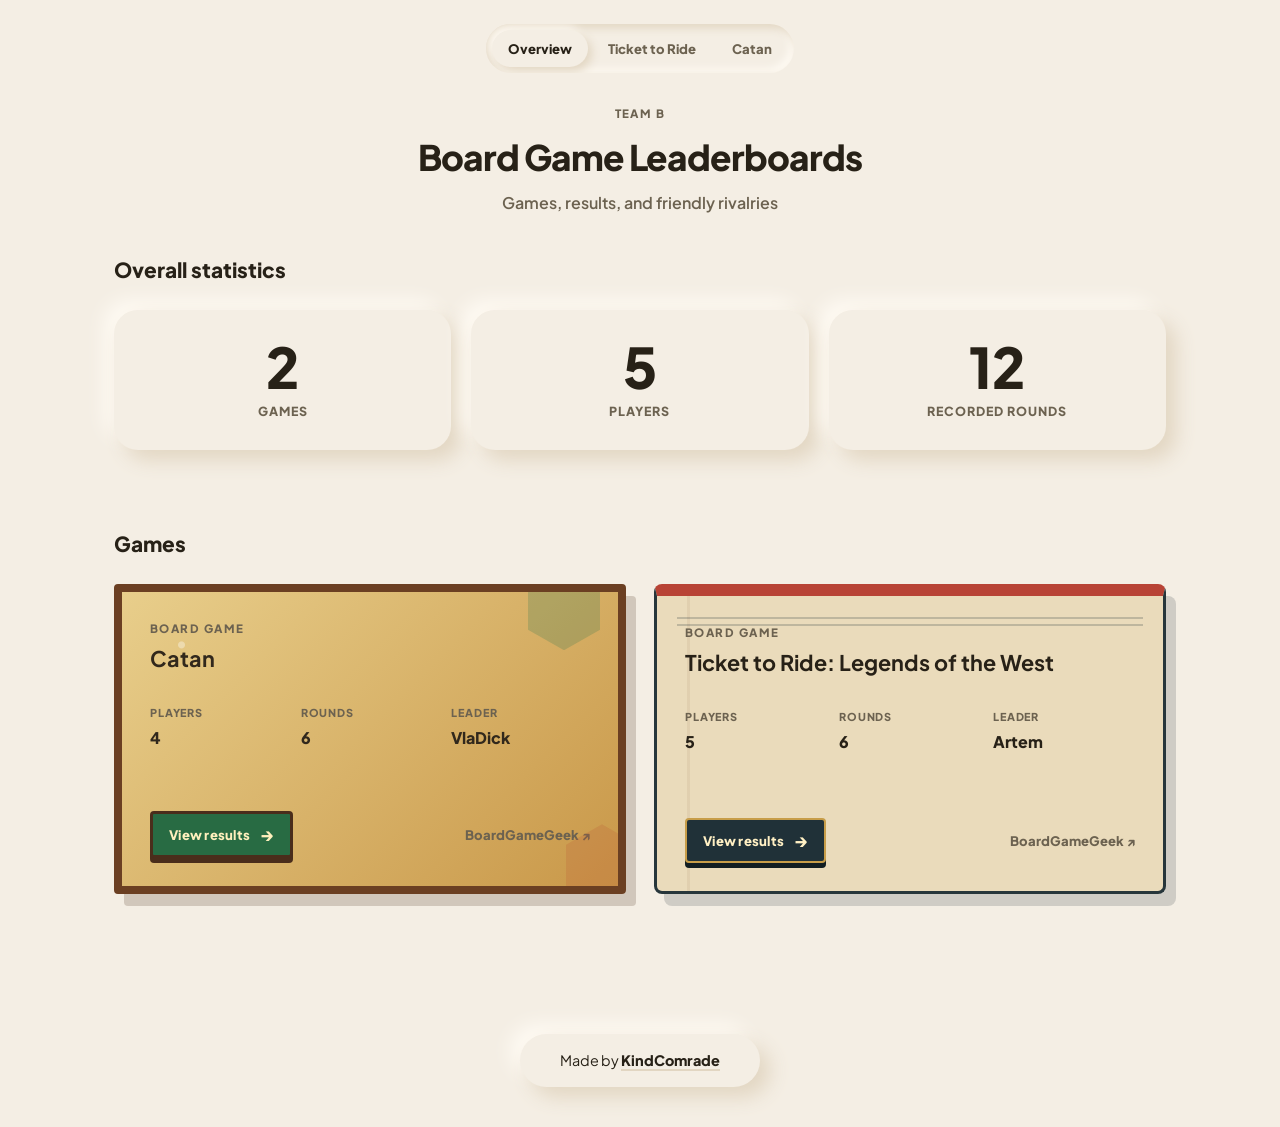
<file: index.html>
<!doctype html>
<html lang="en">
<head>
    <meta charset="UTF-8" />
    <meta name="viewport" content="width=device-width, initial-scale=1" />
    <title>Team B Board Games</title>
    <link rel="icon" href="./resources/icons/favicon-32.png" type="image/png" sizes="32x32">
    <link rel="stylesheet" href="./styles.css" />
</head>
<body>
    <header class="app-header">
        <nav class="site-nav" aria-label="Main navigation">
            <a class="active" href="./index.html">Overview</a>
            <a href="./ticket-to-ride.html">Ticket to Ride</a>
            <a href="./catan.html">Catan</a>
        </nav>
        <div class="header-content">
            <p class="eyebrow">Team B</p>
            <h1>Board Game Leaderboards</h1>
            <p class="header-subtitle">Games, results, and friendly rivalries</p>
        </div>
    </header>
    <main class="container">
        <section>
            <h2 class="section-title">Overall statistics</h2>
            <div id="overviewStats" class="stats-grid"></div>
        </section>
        <section>
            <h2 class="section-title">Games</h2>
            <div id="gamesGrid" class="games-grid"></div>
        </section>
    </main>
    <footer class="footer"><div class="footer-inner">Made by <a href="https://github.com/GrigoryanArtem" target="_blank" rel="noreferrer">KindComrade</a></div></footer>
    <script src="./common.js"></script>
    <script src="./app.js"></script>
</body>
</html>
</file>
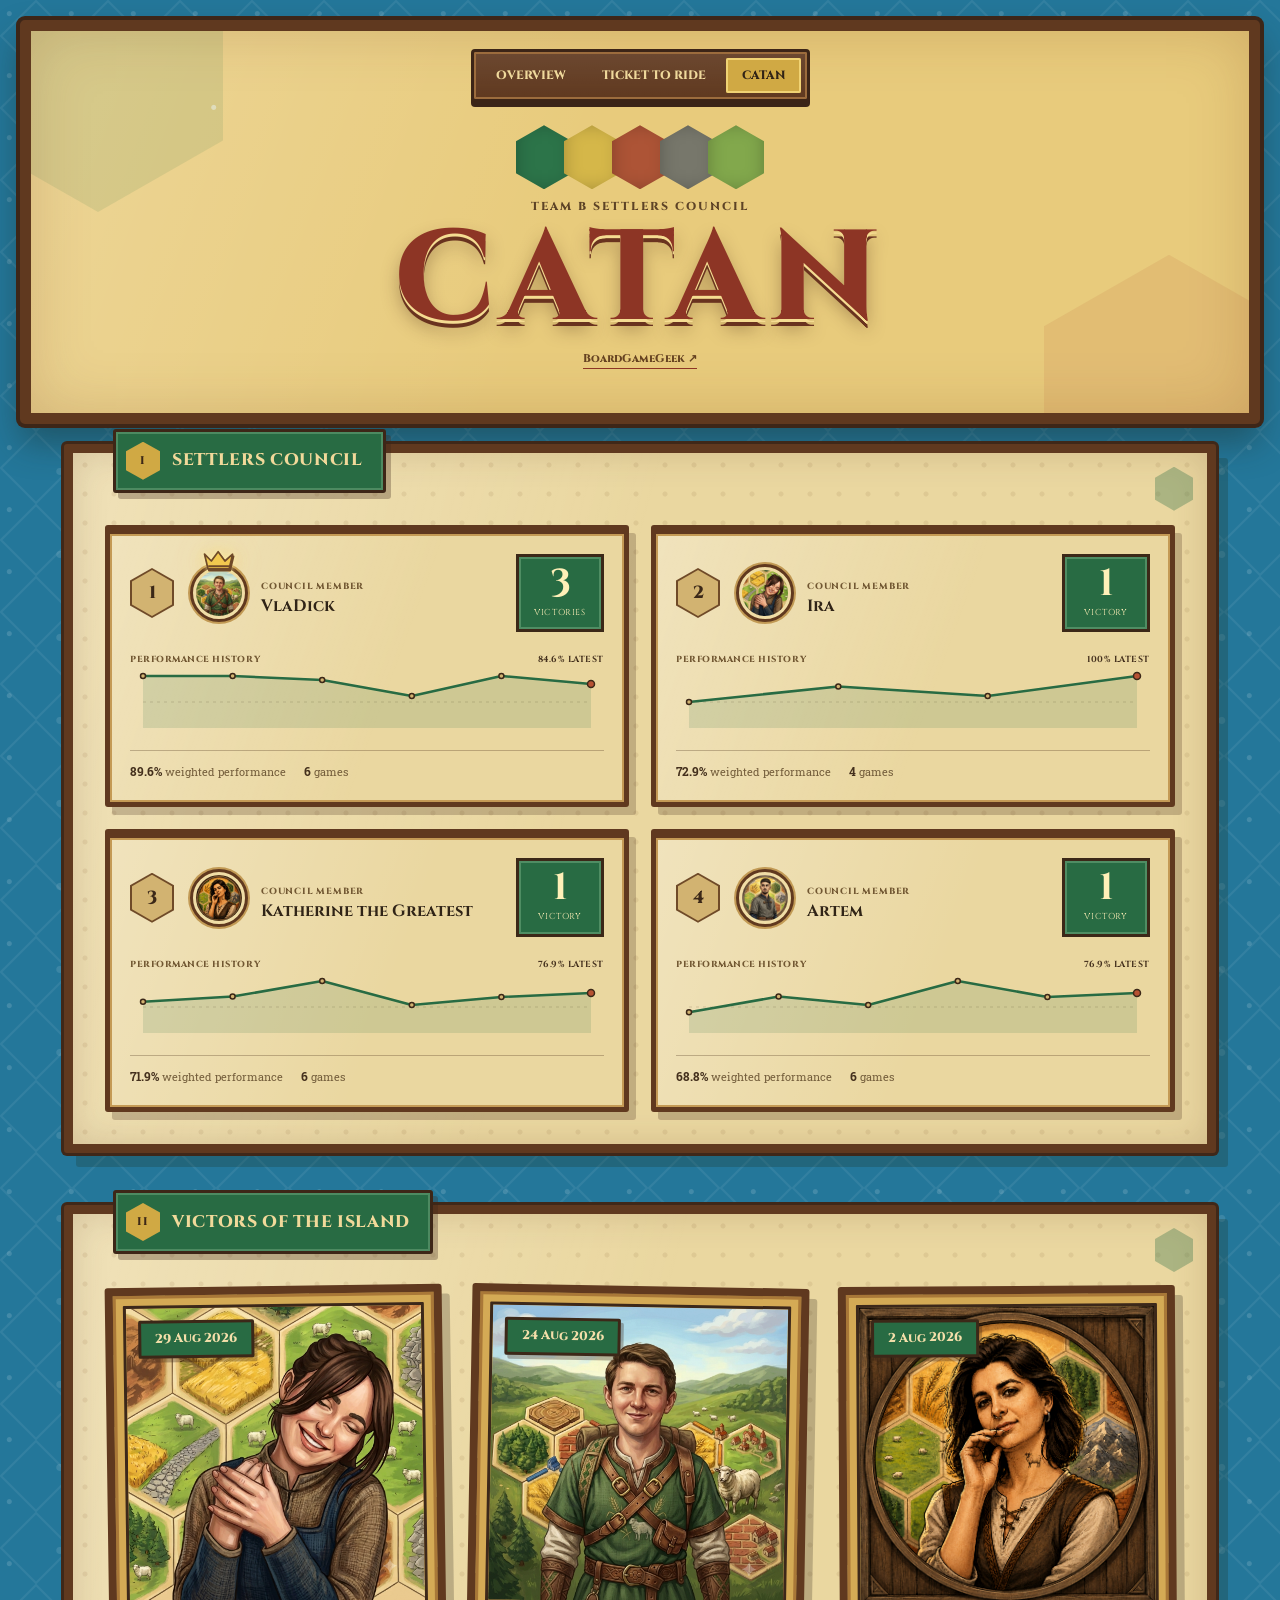
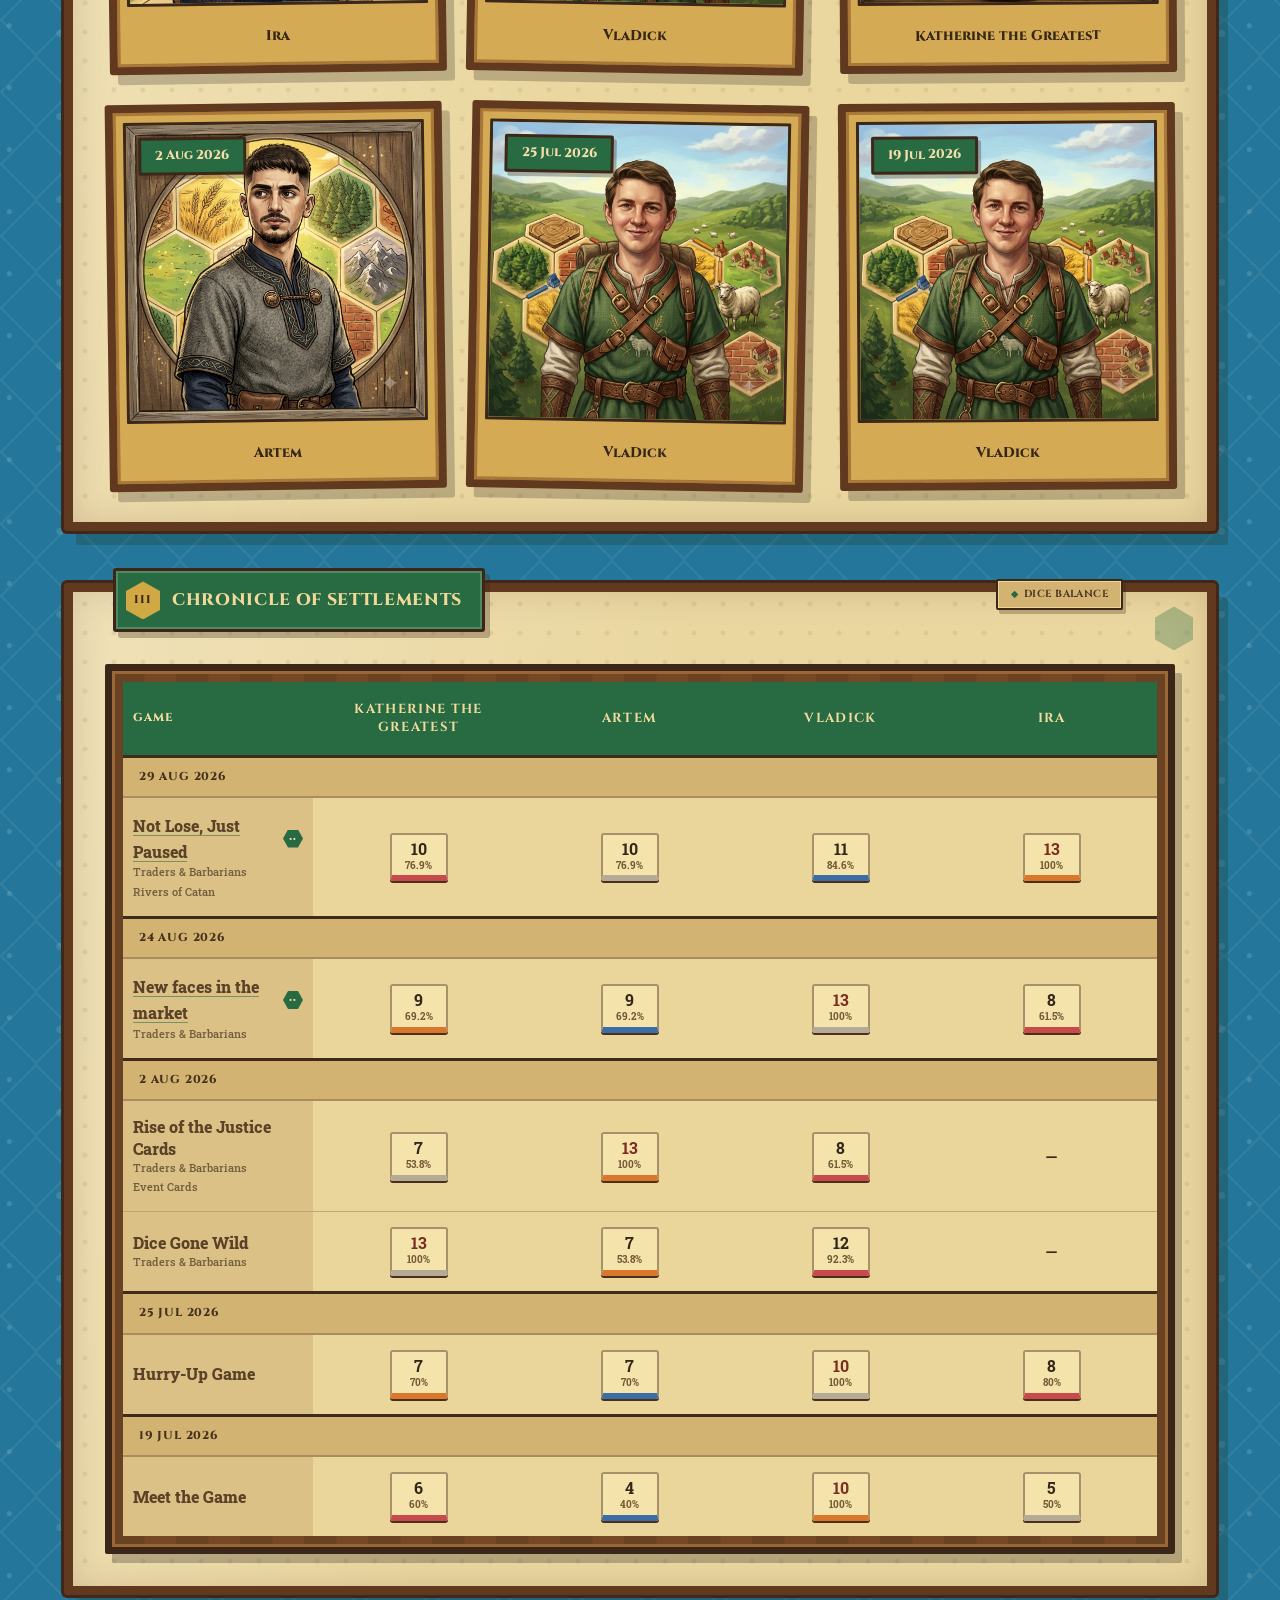
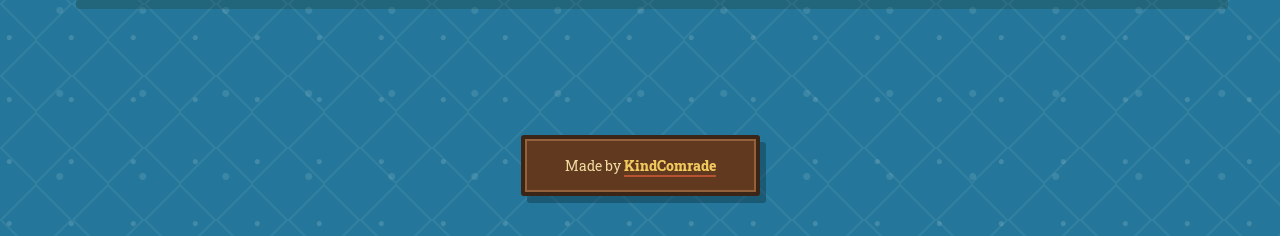
<file: catan.html>
<!doctype html>
<html lang="en">
<head>
    <meta charset="UTF-8" />
    <meta name="viewport" content="width=device-width, initial-scale=1" />
    <title>Catan · Team B</title>
    <link rel="icon" href="./resources/icons/favicon-32.png" type="image/png" sizes="32x32">
    <link rel="stylesheet" href="./styles.css" />
</head>
<body class="game-page catan-theme">
    <header class="app-header game-hero catan-hero">
        <nav class="site-nav" aria-label="Main navigation">
            <a href="./index.html">Overview</a>
            <a href="./ticket-to-ride.html">Ticket to Ride</a>
            <a class="active" href="./catan.html">Catan</a>
        </nav>
        <div class="header-content">
            <div class="catan-tiles" aria-hidden="true">
                <span class="tile-forest"></span><span class="tile-fields"></span><span class="tile-hills"></span><span class="tile-mountains"></span><span class="tile-pasture"></span>
            </div>
            <p class="eyebrow">Team B Settlers Council</p>
            <h1>Catan</h1>
            <a id="gameInfoLink" class="header-link" target="_blank" rel="noreferrer">BoardGameGeek ↗</a>
        </div>
    </header>
    <main class="container">
        <section class="game-section"><h2 class="section-title"><span>I</span> Settlers council</h2><div id="catanStats" class="player-stats-grid"></div></section>
        <section class="game-section"><h2 class="section-title"><span>II</span> Victors of the island</h2><div id="bestList" class="best-grid"></div></section>
        <section class="game-section">
            <div class="catan-chronicle-heading">
                <h2 class="section-title"><span>III</span> Chronicle of settlements</h2>
                <button id="catanDiceSummaryButton" class="catan-dice-summary-button" type="button">Dice balance</button>
            </div>
            <div class="table-container"><table id="catanTable" class="flat-table catan-table"></table></div>
        </section>
    </main>
    <dialog id="catanGameDialog" class="catan-game-dialog" aria-labelledby="catanGameDialogTitle">
        <div class="catan-dialog-panel">
            <header class="catan-dialog-header">
                <div>
                    <p id="catanGameDialogDate" class="catan-dialog-date"></p>
                    <h2 id="catanGameDialogTitle">Game details</h2>
                </div>
                <button class="catan-dialog-close" type="button" aria-label="Close game details">&times;</button>
            </header>
            <div id="catanGameDialogContent"></div>
        </div>
    </dialog>
    <footer class="footer"><div class="footer-inner">Made by <a href="https://github.com/GrigoryanArtem" target="_blank" rel="noreferrer">KindComrade</a></div></footer>
    <script src="./common.js"></script>
    <script src="./catan.js"></script>
</body>
</html>
</file>
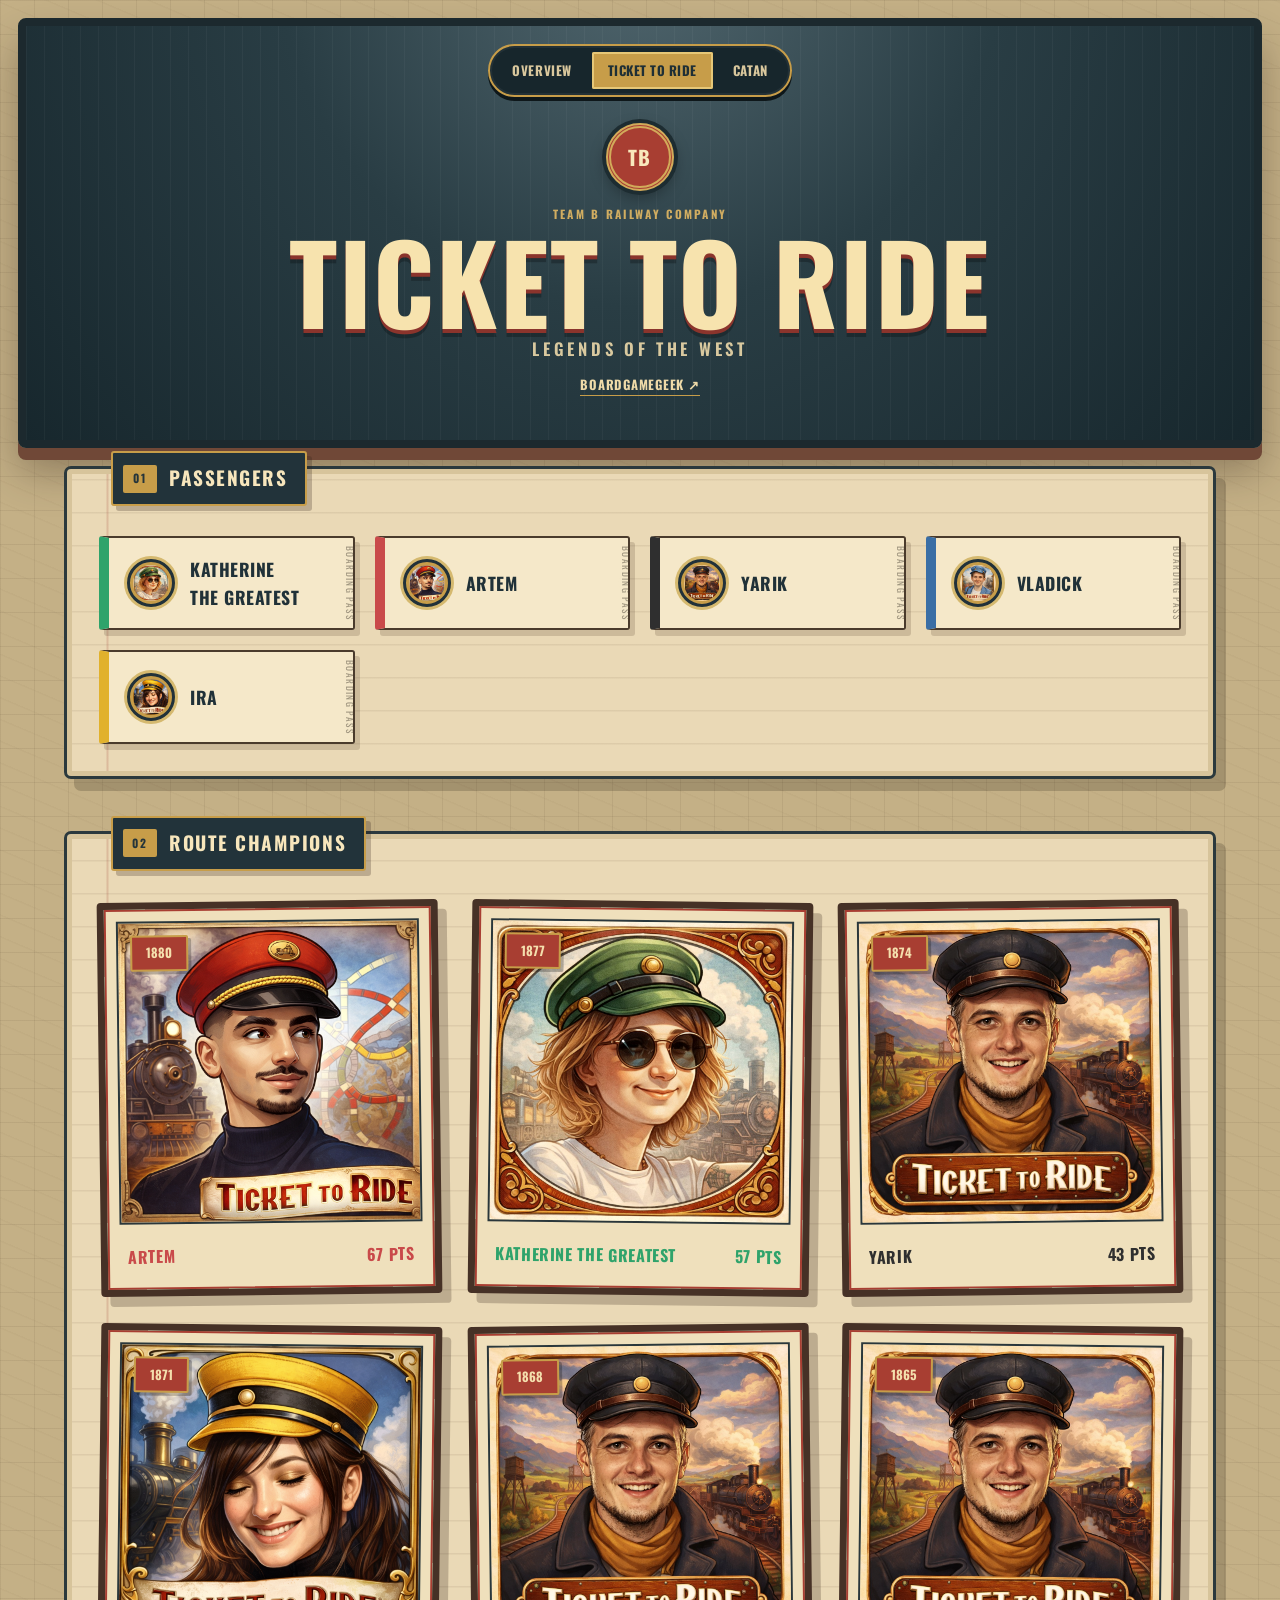
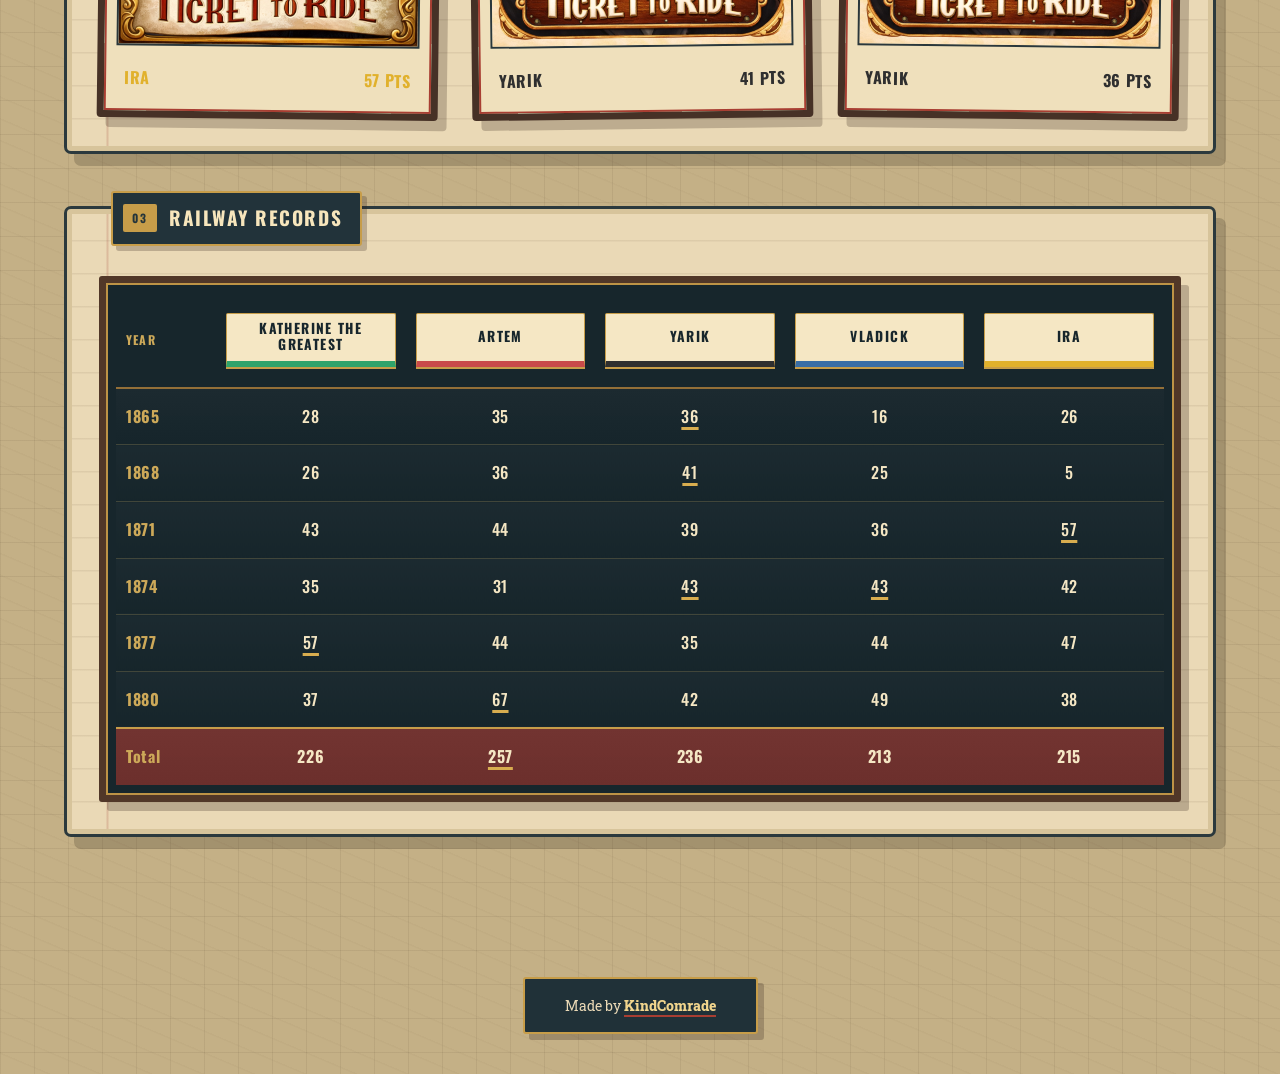
<file: ticket-to-ride.html>
<!doctype html>
<html lang="en">
<head>
    <meta charset="UTF-8" />
    <meta name="viewport" content="width=device-width, initial-scale=1" />
    <title>Ticket to Ride · Team B</title>
    <link rel="icon" href="./resources/icons/favicon-32.png" type="image/png" sizes="32x32">
    <link rel="stylesheet" href="./styles.css" />
</head>
<body class="game-page ticket-theme">
    <header class="app-header game-hero ticket-hero">
        <nav class="site-nav" aria-label="Main navigation">
            <a href="./index.html">Overview</a>
            <a class="active" href="./ticket-to-ride.html">Ticket to Ride</a>
            <a href="./catan.html">Catan</a>
        </nav>
        <div class="header-content">
            <div class="rail-emblem" aria-hidden="true"><span>TB</span></div>
            <p class="eyebrow">Team B Railway Company</p>
            <h1>Ticket to Ride</h1>
            <p class="header-subtitle">Legends of the West</p>
            <a id="gameInfoLink" class="header-link" target="_blank" rel="noreferrer">BoardGameGeek ↗</a>
        </div>
    </header>
    <main class="container">
        <section class="game-section"><h2 class="section-title"><span>01</span> Passengers</h2><div id="playersGrid" class="players-grid"></div></section>
        <section class="game-section"><h2 class="section-title"><span>02</span> Route champions</h2><div id="bestList" class="best-grid"></div></section>
        <section class="game-section">
            <h2 class="section-title"><span>03</span> Railway records</h2>
            <div class="table-container"><table id="leaderboardTable" class="flat-table"></table></div>
        </section>
    </main>
    <footer class="footer"><div class="footer-inner">Made by <a href="https://github.com/GrigoryanArtem" target="_blank" rel="noreferrer">KindComrade</a></div></footer>
    <script src="./common.js"></script>
    <script src="./ticket-to-ride.js"></script>
</body>
</html>
</file>
<file: styles.css>
@import url("https://fonts.googleapis.com/css2?family=Cinzel:wght@600;700;800&family=Oswald:wght@500;600;700&family=Plus+Jakarta+Sans:wght@400;500;600;800&family=Roboto+Slab:wght@400;600;700&display=swap");

:root {
    --bg: oklch(0.95 0.015 80);
    --surface: oklch(0.95 0.015 80);
    --text: oklch(0.25 0.02 80);
    --muted: oklch(0.5 0.03 80);

    --white: oklch(0.99 0.01 80);
    --shadow-dark: oklch(0.88 0.03 80);

    --neo-out: 10px 10px 20px var(--shadow-dark), -10px -10px 20px var(--white);
    --neo-in: inset 4px 4px 8px var(--shadow-dark), inset -4px -4px 8px var(--white);

    --radius: 24px;
    --font: "Plus Jakarta Sans", sans-serif;
}

* {
    box-sizing: border-box;
}

body {
    margin: 0;
    font-family: var(--font);
    background: var(--bg);
    color: var(--text);
    line-height: 1.6;
}

.app-header {
    padding: 50px 24px 20px;
    text-align: center;
}

h1 {
    font-size: 2.2rem;
    font-weight: 800;
    margin: 0;
    letter-spacing: -0.03em;
}

.header-subtitle {
    color: var(--muted);
    font-weight: 600;
    margin-top: 4px;
}

.container {
    max-width: 1100px;
    margin: 0 auto;
    padding: 0 24px 100px;
    display: flex;
    flex-direction: column;
    gap: 60px;
}

.section-title {
    font-size: 1.3rem;
    margin-bottom: 24px;
    font-weight: 800;
}

.players-grid {
    display: grid;
    grid-template-columns: repeat(auto-fill, minmax(220px, 1fr));
    gap: 20px;
}

.player-card {
    background: var(--surface);
    box-shadow: var(--neo-out);
    border-radius: var(--radius);
    padding: 16px;
    display: flex;
    align-items: center;
    gap: 15px;
    /* Return of the color accent */
    border-left: 8px solid var(--accent, var(--text));
}

.avatar {
    width: 48px;
    height: 48px;
    border-radius: 14px;
    box-shadow: var(--neo-in);
    padding: 3px;
    flex-shrink: 0;
}

.avatar img {
    width: 100%;
    height: 100%;
    object-fit: cover;
    border-radius: 11px;
}

.player-name {
    font-weight: 700;
    font-size: 1rem;
    color: var(--text);
}

.best-grid {
    display: grid;
    grid-template-columns: repeat(auto-fill, minmax(280px, 1fr));
    gap: 30px;
}

.best-card {
    background: var(--surface);
    box-shadow: var(--neo-out);
    border-radius: var(--radius);
    padding: 12px;
}

.best-photo {
    position: relative;
    border-radius: calc(var(--radius) - 8px);
    overflow: hidden;
    aspect-ratio: 1;
    box-shadow: var(--neo-in);
}

.best-photo img {
    width: 100%;
    height: 100%;
    object-fit: cover;
}

.best-year {
    position: absolute;
    top: 12px;
    left: 12px;
    background: var(--white);
    padding: 6px 14px;
    border-radius: 50px;
    font-size: 0.8rem;
    font-weight: 800;
    box-shadow: 4px 4px 10px var(--shadow-dark);
}

.best-info {
    padding: 20px 8px 8px;
    display: flex;
    justify-content: space-between;
    font-weight: 800;
}

.table-container {
    background: var(--surface);
    box-shadow: var(--neo-in);
    border-radius: var(--radius);
    padding: 15px;
    overflow-x: auto;
}

.flat-table {
    width: 100%;
    border-collapse: collapse;
    /* Force equal widths */
    table-layout: fixed;
    min-width: 800px;
}

.flat-table th,
.flat-table td {
    padding: 15px 10px;
    text-align: center;
    overflow: hidden;
    text-overflow: ellipsis;
    white-space: nowrap;
}

/* Specific width for the Year/Row Header */
.flat-table th:first-child,
.flat-table td:first-child {
    width: 100px;
    text-align: left;
    color: var(--muted);
    font-weight: 800;
}

.flat-table th {
    font-size: 0.7rem;
    text-transform: uppercase;
    letter-spacing: 0.1em;
    border-bottom: 2px solid var(--shadow-dark);
}

.flat-table td {
    border-bottom: 1px solid var(--shadow-dark);
    font-variant-numeric: tabular-nums;
    font-weight: 500;
}

.flat-table tr:last-child td {
    border-bottom: none;
}

.cell-good {
    font-weight: 800;
    text-decoration: underline;
    text-underline-offset: 4px;
}

.total-row {
    background: oklch(0 0 0 / 0.03);
}

.total-row td {
    font-weight: 900 !important;
    border-top: 2px solid var(--shadow-dark);
}

.footer {
    padding: 40px 24px;
    text-align: center;
}

.footer-inner {
    display: inline-block;
    background: var(--surface);
    box-shadow: var(--neo-out);
    padding: 15px 40px;
    border-radius: 50px;
    font-size: 0.9rem;
}

.footer a {
    color: var(--text);
    font-weight: 800;
    text-decoration: none;
    border-bottom: 2px solid var(--shadow-dark);
}

/* Shared page navigation */
.app-header {
    padding-top: 24px;
}

.header-content {
    padding-top: 32px;
}

.site-nav {
    width: fit-content;
    max-width: 100%;
    margin: 0 auto;
    padding: 6px;
    display: flex;
    gap: 4px;
    overflow-x: auto;
    background: var(--surface);
    border-radius: 50px;
    box-shadow: var(--neo-in);
}

.site-nav a {
    padding: 8px 16px;
    color: var(--muted);
    border-radius: 50px;
    font-size: 0.82rem;
    font-weight: 800;
    text-decoration: none;
    white-space: nowrap;
}

.site-nav a.active {
    color: var(--text);
    background: var(--surface);
    box-shadow: 4px 4px 10px var(--shadow-dark), -4px -4px 10px var(--white);
}

.eyebrow,
.card-kicker {
    margin: 0 0 6px;
    color: var(--muted);
    font-size: 0.72rem;
    font-weight: 800;
    letter-spacing: 0.13em;
    text-transform: uppercase;
}

.header-subtitle {
    margin-bottom: 0;
}

.header-link {
    display: inline-block;
    margin-top: 12px;
    color: var(--text);
    font-size: 0.8rem;
    font-weight: 800;
    text-decoration: none;
    border-bottom: 1px solid var(--muted);
}

/* Overview */
.stats-grid {
    display: grid;
    grid-template-columns: repeat(3, 1fr);
    gap: 20px;
}

.stat-card {
    padding: 28px;
    display: flex;
    flex-direction: column;
    align-items: center;
    background: var(--surface);
    border-radius: var(--radius);
    box-shadow: var(--neo-out);
}

.stat-value {
    font-size: clamp(2rem, 6vw, 3.5rem);
    font-weight: 800;
    line-height: 1;
}

.stat-label {
    margin-top: 8px;
    color: var(--muted);
    font-size: 0.78rem;
    font-weight: 800;
    text-transform: uppercase;
    letter-spacing: 0.08em;
}

.games-grid {
    display: grid;
    grid-template-columns: repeat(2, minmax(0, 1fr));
    gap: 28px;
}

.game-card {
    min-height: 310px;
    padding: 28px;
    display: flex;
    flex-direction: column;
    background: var(--surface);
    border-radius: var(--radius);
    box-shadow: var(--neo-out);
}

.game-card h3,
.player-stat-card h3 {
    margin: 0;
    font-size: 1.35rem;
    line-height: 1.25;
}

.game-card-stats {
    margin: 32px 0;
    display: grid;
    grid-template-columns: repeat(3, 1fr);
    gap: 12px;
}

.game-card-stats div {
    min-width: 0;
}

.game-card-stats dt,
.compact-stats dt {
    color: var(--muted);
    font-size: 0.68rem;
    font-weight: 800;
    text-transform: uppercase;
    letter-spacing: 0.08em;
}

.game-card-stats dd,
.compact-stats dd {
    margin: 4px 0 0;
    font-size: 1rem;
    font-weight: 800;
    overflow: hidden;
    text-overflow: ellipsis;
}

.game-card-actions {
    margin-top: auto;
    display: flex;
    align-items: center;
    justify-content: space-between;
    gap: 16px;
}

.primary-link,
.secondary-link {
    font-size: 0.82rem;
    font-weight: 800;
    text-decoration: none;
}

.primary-link {
    padding: 10px 16px;
    color: var(--text);
    background: var(--surface);
    border-radius: 50px;
    box-shadow: 5px 5px 12px var(--shadow-dark), -5px -5px 12px var(--white);
}

.secondary-link {
    color: var(--muted);
}

/* Catan */
.player-stats-grid {
    display: grid;
    grid-template-columns: repeat(auto-fill, minmax(230px, 1fr));
    gap: 22px;
}

.player-stat-card {
    padding: 20px;
    background: var(--surface);
    border-radius: var(--radius);
    box-shadow: var(--neo-out);
}

.player-stat-head {
    display: flex;
    align-items: center;
    gap: 14px;
}

.player-rank {
    color: var(--muted);
    font-size: 0.72rem;
    font-weight: 800;
}

.compact-stats {
    margin: 22px 0 0;
    padding-top: 16px;
    display: grid;
    grid-template-columns: repeat(4, 1fr);
    gap: 8px;
    border-top: 1px solid var(--shadow-dark);
}

.catan-table th:first-child,
.catan-table td:first-child {
    width: 190px;
}

.catan-table td:first-child {
    white-space: normal;
}

.catan-table thead th:not(:first-child) {
    overflow-wrap: anywhere;
    line-height: 1.3;
    white-space: normal;
}

.game-name,
.table-secondary {
    display: block;
}

.game-name {
    overflow-wrap: anywhere;
    line-height: 1.35;
}

.table-secondary {
    color: var(--muted);
    font-size: 0.68rem;
    font-weight: 500;
}

.table-dlc + .table-dlc {
    margin-top: 2px;
}

.score-with-color {
    display: inline-flex;
    align-items: center;
    justify-content: center;
}

.load-error {
    padding: 24px;
    background: var(--surface);
    border-radius: var(--radius);
    box-shadow: var(--neo-in);
    color: #a33;
    font-weight: 800;
    text-align: center;
}

@media (max-width: 700px) {
    .container {
        padding-inline: 18px;
        gap: 44px;
    }

    .stats-grid,
    .games-grid {
        grid-template-columns: 1fr;
    }

    .game-card {
        min-height: auto;
    }

    .game-card-actions {
        align-items: flex-start;
        flex-direction: column;
    }
}

/* Game previews on the overview page */
.game-card--ticket_to_ride {
    position: relative;
    overflow: hidden;
    border: 3px solid #27363b;
    border-top: 12px solid #b84335;
    background:
        linear-gradient(90deg, transparent 0 6%, rgba(114, 68, 34, 0.08) 6% 6.5%, transparent 6.5%),
        #eadbbb;
    border-radius: 8px;
    box-shadow: 10px 12px 0 rgba(39, 54, 59, 0.18);
}

.game-card--ticket_to_ride::before {
    content: "";
    position: absolute;
    inset: 21px 20px auto;
    height: 5px;
    border-block: 2px solid #27363b;
    opacity: 0.22;
}

.game-card--ticket_to_ride .primary-link {
    color: #fff0c4;
    border: 2px solid #c79d49;
    background: #203138;
    box-shadow: 0 5px 0 #111d21;
}

.game-card--catan {
    position: relative;
    overflow: hidden;
    color: #31281c;
    border: 8px solid #6b3f22;
    background:
        radial-gradient(circle at 12% 18%, rgba(255, 255, 255, 0.35) 0 3px, transparent 4px),
        linear-gradient(135deg, #e8ce8b, #c99849);
    border-radius: 4px;
    box-shadow: 10px 12px 0 rgba(70, 42, 24, 0.2);
}

.game-card--catan::before,
.game-card--catan::after {
    content: "";
    position: absolute;
    width: 72px;
    height: 82px;
    opacity: 0.22;
    background: #28744d;
    clip-path: polygon(50% 0, 100% 25%, 100% 75%, 50% 100%, 0 75%, 0 25%);
}

.game-card--catan::before {
    top: -24px;
    right: 18px;
}

.game-card--catan::after {
    right: -20px;
    bottom: -20px;
    background: #b95632;
}

.game-card--catan .primary-link {
    color: #fff0bd;
    border: 3px solid #4a2d1b;
    background: #286b43;
    box-shadow: 0 5px 0 #4a2d1b;
}

.game-card .primary-link {
    position: relative;
    z-index: 1;
    display: inline-flex;
    align-items: center;
    gap: 10px;
    border-radius: 4px;
    letter-spacing: 0.02em;
}

.game-card .primary-link span {
    font-size: 1.1rem;
    line-height: 1;
}

.game-card .primary-link:hover {
    filter: brightness(1.12);
    transform: translateY(-1px);
}

/* Shared structure for the richly themed game pages */
.game-page {
    min-height: 100vh;
}

.game-page .game-hero {
    position: relative;
    isolation: isolate;
    overflow: hidden;
}

.game-page .header-content,
.game-page .site-nav {
    position: relative;
    z-index: 2;
}

.game-page .container {
    width: 100%;
    max-width: 1200px;
    gap: 52px;
}

.game-page .game-section {
    position: relative;
    min-width: 0;
    padding: 32px;
}

.game-page .section-title {
    display: flex;
    align-items: center;
    gap: 12px;
}

.game-page .section-title span {
    display: inline-grid;
    place-items: center;
    flex: 0 0 auto;
}

/* Ticket to Ride: railway, station signs, tickets, brass, and route maps */
.ticket-theme {
    --rail-ink: #203138;
    --rail-red: #a83e32;
    --rail-gold: #c79d49;
    --rail-paper: #ead9b6;
    --rail-paper-light: #f5e8c9;
    --rail-wood: #563a29;
    --bg: #c8b58f;
    --surface: var(--rail-paper);
    --text: var(--rail-ink);
    --muted: #705f4c;
    --shadow-dark: rgba(52, 37, 25, 0.3);
    --white: #fff3d6;
    --radius: 6px;
    font-family: "Roboto Slab", serif;
    background-color: #c4b086;
    background-image:
        linear-gradient(rgba(58, 45, 31, 0.08) 1px, transparent 1px),
        linear-gradient(90deg, rgba(58, 45, 31, 0.08) 1px, transparent 1px),
        repeating-linear-gradient(23deg, transparent 0 18px, rgba(91, 63, 34, 0.035) 19px 20px);
    background-size: 34px 34px, 34px 34px, auto;
}

.ticket-theme .ticket-hero {
    margin: 18px;
    padding: 18px 24px 44px;
    color: #f9e9bd;
    border: 8px solid #1c292e;
    border-radius: 8px;
    background:
        linear-gradient(90deg, rgba(255, 255, 255, 0.035) 1px, transparent 1px),
        radial-gradient(circle at 50% -20%, #526870 0, #293d44 46%, #17272d 100%);
    background-size: 18px 100%, auto;
    box-shadow: 0 12px 0 #704837, 0 24px 40px rgba(42, 29, 20, 0.35);
}

.ticket-theme .site-nav {
    color: #f9e9bd;
    border: 2px solid #c79d49;
    background: #17262c;
    box-shadow: 0 4px 0 #0e171a, inset 0 0 0 2px rgba(255, 255, 255, 0.05);
}

.ticket-theme .site-nav a {
    color: #d9c79d;
    border-radius: 2px;
    font-family: "Oswald", sans-serif;
    letter-spacing: 0.04em;
    text-transform: uppercase;
}

.ticket-theme .site-nav a.active {
    color: #1f2f35;
    background: #c79d49;
    box-shadow: inset 0 0 0 2px #e6c777;
}

.ticket-theme .header-content {
    padding-top: 26px;
}

.ticket-theme .rail-emblem {
    width: 68px;
    height: 68px;
    margin: 0 auto 14px;
    display: grid;
    place-items: center;
    border: 5px double #d2ab5a;
    border-radius: 50%;
    background: #a83e32;
    box-shadow: 0 0 0 4px #1d2c31, 0 6px 16px rgba(0, 0, 0, 0.35);
}

.ticket-theme .rail-emblem span {
    font-family: "Oswald", sans-serif;
    font-size: 1.25rem;
    font-weight: 700;
    letter-spacing: 0.08em;
}

.ticket-theme h1 {
    color: #f7e3ae;
    font-family: "Oswald", sans-serif;
    font-size: clamp(3.4rem, 9vw, 6.8rem);
    line-height: 0.94;
    letter-spacing: 0.015em;
    text-transform: uppercase;
    text-shadow: 0 4px 0 #8b342c, 0 8px 0 rgba(0, 0, 0, 0.25);
}

.ticket-theme .eyebrow {
    color: #d1ad61;
    font-family: "Oswald", sans-serif;
    letter-spacing: 0.2em;
}

.ticket-theme .header-subtitle {
    color: #d9c99f;
    font-family: "Oswald", sans-serif;
    font-size: 1.05rem;
    letter-spacing: 0.22em;
    text-transform: uppercase;
}

.ticket-theme .header-link {
    color: #eedaa8;
    border-color: #c79d49;
    font-family: "Oswald", sans-serif;
    letter-spacing: 0.06em;
    text-transform: uppercase;
}

.ticket-theme .game-section {
    border: 3px solid #2b393d;
    border-radius: 7px;
    background:
        linear-gradient(90deg, transparent 0 39px, rgba(161, 63, 51, 0.2) 40px 41px, transparent 42px),
        repeating-linear-gradient(0deg, transparent 0 31px, rgba(89, 66, 42, 0.09) 32px 33px),
        var(--rail-paper);
    box-shadow: 10px 12px 0 rgba(48, 36, 25, 0.22), inset 0 0 0 5px #d7c49b;
}

.ticket-theme .section-title {
    width: fit-content;
    margin: -50px 0 30px 12px;
    padding: 10px 18px 10px 10px;
    color: #f7e6bc;
    border: 2px solid #c79d49;
    border-radius: 3px;
    background: #22333a;
    box-shadow: 5px 5px 0 rgba(50, 35, 25, 0.25);
    font-family: "Oswald", sans-serif;
    font-size: 1.2rem;
    letter-spacing: 0.08em;
    text-transform: uppercase;
}

.ticket-theme .section-title span {
    width: 34px;
    height: 28px;
    color: #24343a;
    background: #c79d49;
    border-radius: 2px;
    font-size: 0.72rem;
}

.ticket-theme .player-card {
    position: relative;
    min-height: 94px;
    padding: 16px 48px 16px 18px;
    overflow: hidden;
    border: 2px solid #4a3b2c;
    border-left: 10px solid var(--accent, var(--rail-red));
    border-radius: 3px;
    background:
        radial-gradient(circle at 100% 50%, transparent 0 9px, var(--rail-paper-light) 10px),
        var(--rail-paper-light);
    box-shadow: 5px 6px 0 rgba(70, 48, 31, 0.18);
}

.ticket-theme .player-card::after {
    content: "BOARDING PASS";
    position: absolute;
    top: 50%;
    right: -35px;
    color: rgba(50, 44, 34, 0.45);
    font-family: "Oswald", sans-serif;
    font-size: 0.58rem;
    letter-spacing: 0.15em;
    transform: translateY(-50%) rotate(90deg);
}

.ticket-theme .avatar {
    border: 3px solid #213139;
    border-radius: 50%;
    background: #c79d49;
    box-shadow: 0 0 0 3px #d5b96f;
}

.ticket-theme .avatar img {
    border-radius: 50%;
}

.ticket-theme .player-name {
    font-family: "Oswald", sans-serif;
    font-size: 1.1rem;
    letter-spacing: 0.03em;
    text-transform: uppercase;
}

.ticket-theme .best-card {
    border: 7px solid #463126;
    border-radius: 4px;
    background: #efe0bc;
    box-shadow: 9px 10px 0 rgba(55, 37, 25, 0.25), inset 0 0 0 2px #a83e32;
}

.ticket-theme .best-card:nth-child(odd) {
    transform: rotate(-0.7deg);
}

.ticket-theme .best-card:nth-child(even) {
    transform: rotate(0.7deg);
}

.ticket-theme .best-photo {
    border: 2px solid #2a373b;
    border-radius: 0;
    box-shadow: none;
}

.ticket-theme .best-photo img {
    filter: saturate(0.85) contrast(1.04);
}

.ticket-theme .best-year {
    color: #f4dfad;
    border: 2px solid #c79d49;
    border-radius: 2px;
    background: #a83e32;
    box-shadow: 3px 3px 0 rgba(0, 0, 0, 0.25);
    font-family: "Oswald", sans-serif;
}

.ticket-theme .best-info {
    font-family: "Oswald", sans-serif;
    letter-spacing: 0.04em;
    text-transform: uppercase;
}

.ticket-theme .table-container {
    padding: 10px;
    border: 7px solid #513728;
    border-radius: 3px;
    background: #17262c;
    box-shadow: 8px 9px 0 rgba(46, 31, 21, 0.25), inset 0 0 0 2px #bd9346;
}

.ticket-theme .flat-table {
    color: #efe1bc;
    font-family: "Oswald", sans-serif;
    letter-spacing: 0.04em;
}

.ticket-theme .flat-table th {
    color: #f5e7c4;
    border-color: #936f38;
    padding-block: 20px;
    font-size: 0.86rem;
}

.ticket-theme .flat-table td {
    color: #f5e7c4;
    border-color: rgba(213, 181, 111, 0.22);
    background: linear-gradient(rgba(255, 255, 255, 0.018), rgba(0, 0, 0, 0.025));
}

.ticket-theme .rail-player-name {
    width: 100%;
    min-height: 54px;
    padding: 4px 7px 6px;
    display: flex;
    align-items: center;
    justify-content: center;
    color: #17262c;
    border: 1px solid #c79d49;
    border-bottom: 6px solid var(--player-color);
    border-radius: 2px 2px 0 0;
    background: #f5e7c4;
    box-shadow: 0 2px 0 #c79d49;
    line-height: 1.2;
    overflow-wrap: anywhere;
    white-space: normal;
}

.ticket-theme .flat-table th:not(:first-child) {
    overflow: visible;
    text-overflow: clip;
    white-space: normal;
}

.ticket-theme .flat-table th:first-child,
.ticket-theme .flat-table td:first-child {
    color: #cda959;
}

.ticket-theme .flat-table th:first-child {
    font-size: 0.76rem;
}

.ticket-theme .total-row {
    background: #6f302d;
}

.ticket-theme .total-row td {
    border-top-color: #c79d49;
}

.ticket-theme .cell-good {
    text-decoration-color: #d8ad4f;
    text-decoration-thickness: 3px;
}

.ticket-theme .footer-inner {
    color: #ead9b6;
    border: 2px solid #c79d49;
    border-radius: 3px;
    background: #203138;
    box-shadow: 6px 6px 0 rgba(47, 31, 20, 0.25);
}

.ticket-theme .footer a {
    color: #f1d58d;
    border-color: #a83e32;
}

/* Catan: resource hexes, timber frames, parchment, and strategy boards */
.catan-theme {
    --catan-sea: #24779a;
    --catan-sea-dark: #16546f;
    --catan-wood: #60391f;
    --catan-wood-light: #8a582d;
    --catan-parchment: #ead7a0;
    --catan-ink: #30271a;
    --catan-green: #286b43;
    --catan-brick: #aa4d2e;
    --catan-wheat: #d0a944;
    --bg: var(--catan-sea);
    --surface: var(--catan-parchment);
    --text: var(--catan-ink);
    --muted: #715e3d;
    --shadow-dark: rgba(49, 33, 20, 0.35);
    --white: #fff0bd;
    --radius: 4px;
    font-family: "Roboto Slab", serif;
    background-color: var(--catan-sea);
    background-image:
        radial-gradient(circle at 15% 22%, rgba(255, 255, 255, 0.14) 0 2px, transparent 3px),
        radial-gradient(circle at 72% 68%, rgba(255, 255, 255, 0.11) 0 3px, transparent 4px),
        url("data:image/svg+xml,%3Csvg xmlns='http://www.w3.org/2000/svg' width='72' height='72' viewBox='0 0 72 72'%3E%3Cpath d='M36 1L71 36L36 71L1 36Z' fill='none' stroke='%23fff' stroke-opacity='.065' stroke-width='2'/%3E%3C/svg%3E");
    background-size: 62px 62px, 83px 83px, 72px 72px;
}

.catan-theme .catan-hero {
    margin: 20px;
    padding: 18px 24px 44px;
    color: #3a2a19;
    border: 11px solid var(--catan-wood);
    border-radius: 5px;
    background:
        radial-gradient(circle at 15% 20%, rgba(255, 255, 255, 0.55) 0 2px, transparent 3px),
        linear-gradient(110deg, rgba(255, 255, 255, 0.2), transparent 45%),
        #e8cb7c;
    box-shadow: 0 0 0 4px #3d2618, 0 18px 35px rgba(25, 44, 39, 0.45), inset 0 0 60px rgba(121, 70, 27, 0.22);
}

.catan-theme .catan-hero::before,
.catan-theme .catan-hero::after {
    content: "";
    position: absolute;
    z-index: 0;
    width: 250px;
    height: 286px;
    opacity: 0.11;
    clip-path: polygon(50% 0, 100% 25%, 100% 75%, 50% 100%, 0 75%, 0 25%);
}

.catan-theme .catan-hero::before {
    top: -105px;
    left: -58px;
    background: var(--catan-green);
}

.catan-theme .catan-hero::after {
    right: -45px;
    bottom: -128px;
    background: var(--catan-brick);
}

.catan-theme .site-nav {
    border: 3px solid #3c2517;
    border-radius: 4px;
    background:
        linear-gradient(rgba(255, 255, 255, 0.08), transparent),
        var(--catan-wood);
    box-shadow: 0 5px 0 #3b2518, inset 0 0 0 2px #9c6c3d;
}

.catan-theme .site-nav a {
    color: #efd99c;
    border-radius: 2px;
    font-family: "Cinzel", serif;
    font-size: 0.75rem;
    text-transform: uppercase;
}

.catan-theme .site-nav a.active {
    color: #302316;
    background: var(--catan-wheat);
    box-shadow: inset 0 0 0 2px #f0d374;
}

.catan-theme .header-content {
    padding-top: 22px;
}

.catan-theme h1 {
    color: #8d3525;
    font-family: "Cinzel", serif;
    font-size: clamp(4.2rem, 12vw, 8rem);
    line-height: 0.9;
    letter-spacing: 0.05em;
    text-transform: uppercase;
    text-shadow: 0 3px 0 #f5dc92, 0 7px 0 #69331f, 0 10px 18px rgba(71, 40, 20, 0.35);
}

.catan-theme .eyebrow {
    color: #5d4326;
    font-family: "Cinzel", serif;
    letter-spacing: 0.18em;
}

.catan-theme .header-subtitle {
    color: #493723;
    font-family: "Cinzel", serif;
    font-size: 0.95rem;
    font-weight: 800;
    letter-spacing: 0.2em;
    text-transform: uppercase;
}

.catan-theme .header-link {
    color: #654221;
    border-color: #8d3525;
    font-family: "Cinzel", serif;
    font-size: 0.7rem;
}

.catan-tiles {
    height: 66px;
    margin: 0 auto 8px;
    display: flex;
    align-items: center;
    justify-content: center;
}

.catan-tiles span {
    width: 56px;
    height: 64px;
    margin-left: -8px;
    border: 0;
    clip-path: polygon(50% 0, 100% 25%, 100% 75%, 50% 100%, 0 75%, 0 25%);
    box-shadow: inset 0 0 18px rgba(0, 0, 0, 0.25);
}

.catan-tiles span:first-child {
    margin-left: 0;
}

.tile-forest { background: #2c7449; }
.tile-fields { background: #d5b749; }
.tile-hills { background: #ad5436; }
.tile-mountains { background: #77776b; }
.tile-pasture { background: #82a84c; }

.catan-theme .game-section {
    border: 9px solid var(--catan-wood);
    border-radius: 3px;
    background:
        radial-gradient(circle at 12px 12px, rgba(116, 76, 33, 0.1) 0 2px, transparent 3px),
        linear-gradient(105deg, rgba(255, 255, 255, 0.25), transparent 45%),
        var(--catan-parchment);
    background-size: 29px 29px, auto, auto;
    box-shadow: 0 0 0 3px #3f2819, 12px 14px 0 rgba(30, 57, 49, 0.28), inset 0 0 35px rgba(96, 57, 31, 0.18);
}

.catan-theme .game-section::after {
    content: "";
    position: absolute;
    top: 14px;
    right: 14px;
    width: 38px;
    height: 44px;
    opacity: 0.32;
    background: var(--catan-green);
    clip-path: polygon(50% 0, 100% 25%, 100% 75%, 50% 100%, 0 75%, 0 25%);
}

.catan-theme .section-title {
    width: fit-content;
    margin: -56px 0 32px 8px;
    padding: 10px 20px 10px 10px;
    color: #f1d99a;
    border: 3px solid #3d2617;
    border-radius: 3px;
    background: var(--catan-green);
    box-shadow: 5px 6px 0 rgba(60, 38, 23, 0.3), inset 0 0 0 2px #4d8a61;
    font-family: "Cinzel", serif;
    font-size: 1.05rem;
    letter-spacing: 0.04em;
    text-transform: uppercase;
}

.catan-theme .section-title span {
    width: 34px;
    height: 38px;
    color: #3c2817;
    background: var(--catan-wheat);
    clip-path: polygon(50% 0, 100% 25%, 100% 75%, 50% 100%, 0 75%, 0 25%);
    font-size: 0.7rem;
}

.catan-chronicle-heading {
    display: flex;
    align-items: flex-start;
    justify-content: space-between;
    gap: 14px;
}

.catan-dice-summary-button {
    position: relative;
    z-index: 1;
    margin: -45px 52px 0 0;
    padding: 8px 13px;
    flex: 0 0 auto;
    color: #4b3522;
    border: 2px solid #3c2818;
    border-radius: 2px;
    background: #d2b371;
    box-shadow: 3px 4px 0 rgba(57, 37, 22, 0.28), inset 0 0 0 1px #edd79b;
    font: 700 0.64rem/1 "Cinzel", serif;
    letter-spacing: 0.04em;
    text-transform: uppercase;
    cursor: pointer;
}

.catan-dice-summary-button::before {
    margin-right: 6px;
    color: var(--catan-green);
    content: "◆";
    font-size: 0.58rem;
}

.catan-dice-summary-button:hover,
.catan-dice-summary-button:focus-visible {
    color: #f4dfaa;
    background: var(--catan-green);
    box-shadow: 3px 4px 0 rgba(57, 37, 22, 0.32), inset 0 0 0 1px #4d8b61;
    transform: translateY(-1px);
}

.catan-dice-summary-button:hover::before,
.catan-dice-summary-button:focus-visible::before {
    color: #f2c95e;
}

.catan-theme .player-stats-grid {
    grid-template-columns: repeat(2, minmax(0, 1fr));
    gap: 22px;
}

.catan-theme .settler-card {
    position: relative;
    padding: 20px;
    display: grid;
    grid-template-columns: 44px minmax(0, 1fr) auto;
    align-items: center;
    gap: 16px;
    overflow: visible;
    border: 5px solid var(--catan-wood);
    border-top: 9px solid var(--catan-wood);
    border-radius: 3px;
    background:
        linear-gradient(110deg, rgba(255, 255, 255, 0.3), transparent 55%),
        #ead7a0;
    box-shadow: 7px 8px 0 rgba(62, 41, 24, 0.24), inset 0 0 0 2px #c49a55;
}

.catan-theme .settler-rank {
    position: relative;
    isolation: isolate;
    width: 44px;
    height: 50px;
    display: grid;
    place-items: center;
    color: #3b2818;
    border: 0;
    background: #6f4a28;
    clip-path: polygon(50% 0, 100% 25%, 100% 75%, 50% 100%, 0 75%, 0 25%);
    font-family: "Cinzel", serif;
    font-size: 1.1rem;
    font-weight: 800;
}

.catan-theme .settler-rank::before {
    content: "";
    position: absolute;
    z-index: -1;
    inset: 2px;
    background: #d2b371;
    clip-path: polygon(50% 0, 100% 25%, 100% 75%, 50% 100%, 0 75%, 0 25%);
}

.catan-theme .settler-identity {
    min-width: 0;
    display: flex;
    align-items: center;
    gap: 13px;
}

.catan-theme .settler-identity > div:last-child {
    min-width: 0;
}

.catan-theme .settler-identity .avatar {
    position: relative;
    width: 58px;
    height: 58px;
    flex-shrink: 0;
    border: 3px solid var(--catan-wood);
    border-radius: 50%;
    background: #f0dda6;
    box-shadow: 0 0 0 2px #c29a55;
}

.catan-theme .settler-crown {
    position: absolute;
    z-index: 2;
    top: -18px;
    left: 50%;
    width: 34px;
    height: 24px;
    overflow: visible;
    filter:
        drop-shadow(1px 2px 0 #6f4a28)
        drop-shadow(0 0 2px rgba(255, 244, 180, 0.65))
        drop-shadow(0 0 6px rgba(255, 218, 91, 0.35))
        drop-shadow(0 0 12px rgba(255, 218, 91, 0.18))
        drop-shadow(0 0 18px rgba(255, 218, 91, 0.08));
    transform: translateX(-50%);
    transform-origin: 50% 100%;
    animation: settler-crown-glow 2.6s ease-in-out infinite;
}

.catan-theme .settler-crown path:first-of-type {
    fill: #f0c84f;
    stroke: #6f4a28;
    stroke-linejoin: round;
    stroke-width: 2;
}

.catan-theme .settler-crown path:last-of-type {
    fill: none;
    stroke: #6f4a28;
    stroke-linecap: round;
    stroke-width: 2;
}

@keyframes settler-crown-glow {
    0%, 100% {
        filter:
            drop-shadow(1px 2px 0 #6f4a28)
            drop-shadow(0 0 2px rgba(255, 244, 180, 0.65))
            drop-shadow(0 0 6px rgba(255, 218, 91, 0.35))
            drop-shadow(0 0 12px rgba(255, 218, 91, 0.18))
            drop-shadow(0 0 18px rgba(255, 218, 91, 0.08));
    }
    45% {
        filter:
            drop-shadow(1px 2px 0 #6f4a28)
            drop-shadow(0 0 6px rgba(255, 248, 199, 1))
            drop-shadow(0 0 13px rgba(255, 218, 91, 1))
            drop-shadow(0 0 25px rgba(255, 218, 91, 0.82))
            drop-shadow(0 0 40px rgba(255, 218, 91, 0.48));
    }
    65% {
        filter:
            drop-shadow(1px 2px 0 #6f4a28)
            drop-shadow(0 0 4px rgba(255, 244, 180, 0.82))
            drop-shadow(0 0 18px rgba(255, 218, 91, 0.88))
            drop-shadow(0 0 34px rgba(255, 218, 91, 0.7))
            drop-shadow(0 0 52px rgba(255, 218, 91, 0.38));
    }
}

.catan-theme .settler-identity .avatar img {
    border-radius: 50%;
}

.catan-theme .settler-identity span {
    color: #715732;
    font-family: "Cinzel", serif;
    font-size: 0.56rem;
    font-weight: 800;
    letter-spacing: 0.09em;
    text-transform: uppercase;
}

.catan-theme .settler-identity h3 {
    margin: 2px 0 0;
    color: #302417;
    font-family: "Cinzel", serif;
    font-size: 1.02rem;
    line-height: 1.15;
    overflow-wrap: anywhere;
}

.catan-theme .settler-victories {
    min-width: 88px;
    padding: 10px 12px;
    display: flex;
    flex-direction: column;
    align-items: center;
    color: #fff0b8;
    border: 3px solid #3c2818;
    background: var(--catan-green);
    box-shadow: inset 0 0 0 2px #4f8d63;
}

.catan-theme .settler-victories strong {
    font-family: "Cinzel", serif;
    font-size: 2.35rem;
    line-height: 0.9;
}

.catan-theme .settler-victories span {
    margin-top: 5px;
    font-family: "Cinzel", serif;
    font-size: 0.54rem;
    letter-spacing: 0.07em;
    text-transform: uppercase;
}

.catan-theme .settler-details {
    grid-column: 1 / -1;
    padding-top: 11px;
    display: flex;
    gap: 18px;
    border-top: 1px solid rgba(75, 47, 26, 0.3);
    color: #745e3c;
    font-size: 0.68rem;
}

.catan-theme .settler-details strong {
    color: #44301d;
    font-size: 0.78rem;
}

.catan-theme .settler-chart {
    min-width: 0;
    grid-column: 1 / -1;
    padding-top: 4px;
}

.catan-theme .settler-chart-heading {
    display: flex;
    justify-content: space-between;
    gap: 10px;
    color: #715732;
    font-family: "Cinzel", serif;
    font-size: 0.55rem;
    font-weight: 800;
    letter-spacing: 0.06em;
    text-transform: uppercase;
}

.catan-theme .settler-chart-heading strong {
    color: #44301d;
    white-space: nowrap;
}

.catan-theme .settler-chart svg {
    width: min(100%, 460px);
    height: auto;
    margin: 4px auto 0;
    display: block;
    border-radius: 2px;
    background: transparent;
}

.catan-theme .settler-chart-area {
    fill: rgba(40, 107, 67, 0.14);
}

.catan-theme .settler-chart-grid {
    stroke: rgba(75, 47, 26, 0.18);
    stroke-dasharray: 3 4;
    vector-effect: non-scaling-stroke;
}

.catan-theme .settler-chart-line {
    fill: none;
    stroke: var(--catan-green);
    stroke-linecap: round;
    stroke-linejoin: round;
    stroke-width: 2.5;
    vector-effect: non-scaling-stroke;
}

.catan-theme .settler-chart-dot {
    fill: #d2b371;
    stroke: #3c2818;
    stroke-width: 1.5;
    vector-effect: non-scaling-stroke;
}

.catan-theme .settler-chart-dot.is-latest {
    fill: #b75233;
}

.catan-theme .best-card {
    --frame-angle: -0.8deg;
    padding: 10px;
    border: 8px solid var(--catan-wood);
    border-radius: 3px;
    background: #d4aa55;
    box-shadow: 8px 10px 0 rgba(44, 37, 24, 0.25), inset 0 0 0 3px #a97838;
    transform: rotate(var(--frame-angle));
    transform-origin: 50% 8%;
}

.catan-theme .best-card:nth-child(3n + 2) {
    --frame-angle: 1deg;
}

.catan-theme .best-card:nth-child(3n) {
    --frame-angle: -0.35deg;
}

.catan-theme .best-card:hover {
    animation: catan-frame-wobble 600ms ease-in-out;
}

@keyframes catan-frame-wobble {
    0%, 100% { transform: rotate(var(--frame-angle)); }
    25% { transform: rotate(calc(var(--frame-angle) + 1.5deg)); }
    50% { transform: rotate(calc(var(--frame-angle) - 1.2deg)); }
    75% { transform: rotate(calc(var(--frame-angle) + 0.6deg)); }
}

@media (prefers-reduced-motion: reduce) {
    .catan-theme .best-card:hover {
        animation: none;
    }

    .catan-theme .settler-crown {
        animation: none;
    }
}

.catan-theme .best-photo {
    border: 3px solid #3c281a;
    border-radius: 1px;
    box-shadow: none;
}

.catan-theme .best-photo img {
    filter: saturate(0.9) contrast(1.04);
}

.catan-theme .best-year {
    color: #f4dfaa;
    border: 3px solid #3c2818;
    border-radius: 2px;
    background: var(--catan-green);
    box-shadow: 3px 4px 0 rgba(57, 37, 22, 0.32);
    font-family: "Cinzel", serif;
}

.catan-theme .best-info {
    justify-content: center;
    color: #372719;
    font-family: "Cinzel", serif;
    font-size: 0.88rem;
}

.catan-theme .best-info span {
    max-width: 100%;
    overflow-wrap: anywhere;
    text-align: center;
}

.catan-theme .table-container {
    padding: 11px;
    border: 7px solid #3c2618;
    border-radius: 2px;
    background:
        repeating-linear-gradient(90deg, #694123 0 32px, #754928 33px 64px);
    box-shadow: 7px 9px 0 rgba(41, 35, 24, 0.28), inset 0 0 0 3px #9b6737;
}

.catan-theme .flat-table {
    color: #332719;
    background: #e6cf92;
    font-family: "Roboto Slab", serif;
}

.catan-theme .flat-table th {
    color: #f1dc9d;
    border-color: #3f2b1c;
    background: var(--catan-green);
    font-family: "Cinzel", serif;
    padding-block: 19px;
    font-size: 0.82rem;
}

.catan-theme .flat-table th:first-child {
    color: #f1dc9d;
    font-size: 0.72rem;
}

.catan-theme .flat-table td {
    border-color: rgba(94, 61, 31, 0.28);
    background: rgba(255, 247, 207, 0.14);
}

.catan-theme .flat-table td:first-child {
    color: #5b4127;
    background: rgba(114, 74, 34, 0.1);
}

.catan-theme .flat-table .catan-date-row th {
    padding: 10px 16px;
    color: #44301d;
    border-top: 3px solid #3f2b1c;
    border-bottom: 2px solid rgba(94, 61, 31, 0.45);
    background: #d2b371;
    font-size: 0.72rem;
    letter-spacing: 0.07em;
    text-align: left;
}

.catan-theme .catan-details-trigger {
    width: 100%;
    padding: 0;
    display: flex;
    align-items: center;
    gap: 7px;
    color: inherit;
    border: 0;
    background: transparent;
    font: inherit;
    text-align: left;
    cursor: pointer;
}

.catan-theme .catan-details-trigger > span {
    text-decoration: underline;
    text-decoration-color: rgba(40, 107, 67, 0.55);
    text-decoration-thickness: 1px;
    text-underline-offset: 3px;
}

.catan-theme .catan-details-indicator {
    position: relative;
    width: 20px;
    height: 18px;
    flex: 0 0 auto;
    background: var(--catan-green);
    clip-path: polygon(25% 0, 75% 0, 100% 50%, 75% 100%, 25% 100%, 0 50%);
}

.catan-theme .catan-details-indicator::before {
    position: absolute;
    inset: 0;
    display: grid;
    place-items: center;
    color: #f4dfaa;
    content: "••";
    font: 700 0.48rem/1 sans-serif;
    letter-spacing: 1px;
}

.catan-theme .catan-details-trigger:hover > span,
.catan-theme .catan-details-trigger:focus-visible > span {
    color: #7c2d21;
    text-decoration-color: #7c2d21;
}

.catan-theme .catan-details-trigger:focus-visible {
    outline: 2px solid #7c2d21;
    outline-offset: 4px;
}

.has-open-dialog {
    overflow: hidden;
}

.catan-game-dialog {
    width: min(920px, calc(100vw - 32px));
    max-height: min(880px, calc(100vh - 32px));
    padding: 0;
    overflow: auto;
    scrollbar-color: var(--catan-green) #b9884d;
    scrollbar-width: auto;
    color: #332719;
    border: 7px solid #3c2618;
    border-radius: 4px;
    background: #e6cf92;
    box-shadow: 12px 16px 0 rgba(20, 18, 14, 0.35), inset 0 0 0 3px #9b6737;
    font-family: "Roboto Slab", serif;
}

.catan-game-dialog::-webkit-scrollbar {
    width: 16px;
}

.catan-game-dialog::-webkit-scrollbar-track {
    border-left: 3px solid #3c2818;
    background:
        repeating-linear-gradient(0deg, rgba(60, 40, 24, 0.16) 0 2px, transparent 2px 12px),
        #b9884d;
    box-shadow: inset 2px 0 0 rgba(255, 226, 155, 0.2);
}

.catan-game-dialog::-webkit-scrollbar-thumb {
    border: 3px solid #3c2818;
    border-radius: 2px;
    background:
        linear-gradient(90deg, rgba(255, 239, 190, 0.13), transparent 40%),
        var(--catan-green);
    box-shadow: inset 0 0 0 2px #4d8b61;
}

.catan-game-dialog::-webkit-scrollbar-thumb:hover {
    background: #347a4e;
}

.catan-game-dialog::-webkit-scrollbar-button {
    display: none;
}

.catan-game-dialog::backdrop {
    background: rgba(20, 31, 27, 0.76);
    backdrop-filter: blur(3px);
}

.catan-dialog-panel {
    padding: 24px;
}

.catan-dialog-header {
    display: flex;
    align-items: flex-start;
    justify-content: space-between;
    gap: 24px;
    padding-bottom: 18px;
    border-bottom: 3px solid rgba(75, 47, 26, 0.34);
}

.catan-dialog-header h2,
.catan-dialog-section h3 {
    margin: 0;
    font-family: "Cinzel", serif;
}

.catan-dialog-header h2 {
    font-size: clamp(1.35rem, 4vw, 2rem);
    line-height: 1.2;
}

.catan-dialog-date {
    margin: 0 0 3px;
    color: #765334;
    font-size: 0.72rem;
    font-weight: 700;
    letter-spacing: 0.08em;
    text-transform: uppercase;
}

.catan-dialog-close {
    width: 42px;
    height: 42px;
    flex: 0 0 auto;
    padding: 0 0 3px;
    color: #f4dfaa;
    border: 0;
    background: #b75233;
    clip-path: polygon(25% 4%, 75% 4%, 100% 50%, 75% 96%, 25% 96%, 0 50%);
    filter: drop-shadow(3px 4px 0 rgba(57, 37, 22, 0.38));
    font: 700 1.8rem/1 sans-serif;
    cursor: pointer;
}

.catan-dialog-close:hover,
.catan-dialog-close:focus-visible {
    background: #973f29;
    transform: translateY(-1px);
}

.catan-game-summary {
    display: grid;
    grid-template-columns: repeat(3, 1fr);
    gap: 10px;
    margin: 18px 0 28px;
}

.catan-game-summary span {
    padding: 11px 14px;
    border: 2px solid rgba(75, 47, 26, 0.35);
    background: rgba(255, 247, 207, 0.34);
    text-align: center;
}

.catan-game-summary strong {
    display: block;
    color: #7c2d21;
    font: 700 1.35rem/1 "Cinzel", serif;
}

.catan-calibration-summary {
    display: grid;
    grid-template-columns: repeat(3, 1fr);
    gap: 10px;
    margin: 18px 0 28px;
}

.catan-calibration-summary > span {
    min-width: 0;
    padding: 13px 10px;
    display: grid;
    place-items: center;
    align-content: center;
    border: 2px solid rgba(75, 47, 26, 0.35);
    background: rgba(255, 247, 207, 0.34);
    text-align: center;
}

.catan-calibration-summary strong {
    color: #7c2d21;
    font: 700 1.35rem/1 "Cinzel", serif;
}

.catan-calibration-summary small {
    margin-top: 6px;
    color: #765334;
    font-size: 0.65rem;
    line-height: 1.25;
}

.catan-dialog-section + .catan-dialog-section {
    margin-top: 34px;
}

.catan-dialog-section-heading {
    display: flex;
    align-items: baseline;
    justify-content: space-between;
    gap: 16px;
    margin-bottom: 14px;
}

.catan-dialog-section-heading h3 {
    font-size: 1rem;
}

.catan-dialog-section-heading span {
    color: #765334;
    font-size: 0.72rem;
    text-align: right;
}

.dice-histogram-scroll {
    overflow-x: auto;
    border: 3px solid #3f2b1c;
    background: rgba(255, 247, 207, 0.3);
}

.dice-histogram {
    min-width: 610px;
    height: 240px;
    padding: 20px 18px 12px;
    display: grid;
    grid-template-columns: repeat(11, 1fr);
    gap: 9px;
    align-items: end;
}

.dice-histogram-column {
    height: 100%;
    display: grid;
    grid-template-rows: 1fr 24px 17px;
    justify-items: center;
    gap: 3px;
}

.dice-histogram-track {
    position: relative;
    width: 100%;
    border-bottom: 2px solid #604126;
}

.dice-histogram-bar {
    position: absolute;
    right: 0;
    bottom: 0;
    left: 0;
    height: var(--dice-bar-height);
    min-height: 2px;
    border: 2px solid #245536;
    border-bottom: 0;
    background: var(--catan-green);
}

.dice-histogram-bar b {
    position: absolute;
    right: 0;
    bottom: 0;
    left: 0;
    height: 21px;
    display: grid;
    place-items: center;
    color: #4b3522;
    border-top: 1px solid rgba(75, 47, 26, 0.38);
    background: rgba(230, 207, 146, 0.88);
    font: 700 0.7rem/1 "Cinzel", serif;
    font-variant-numeric: tabular-nums;
}

.dice-expected-marker {
    position: absolute;
    right: -4px;
    bottom: var(--dice-expected-height);
    left: -4px;
    z-index: 2;
    border-top: 2px dashed #7c2d21;
    pointer-events: none;
}

.dice-expected-marker::after {
    position: absolute;
    top: -5px;
    right: -1px;
    width: 8px;
    height: 8px;
    border: 1px solid #3c2818;
    background: #f2c95e;
    content: "";
    transform: rotate(45deg);
}

.dice-histogram-column.is-rerolled .dice-histogram-bar {
    border-color: #7c2d21;
    background: repeating-linear-gradient(135deg, #b75233 0 7px, #d2b371 7px 12px);
}

.dice-histogram-column strong {
    width: 30px;
    height: 30px;
    display: grid;
    place-items: center;
    color: #3c2818;
    border: 2px solid #3c2818;
    border-radius: 5px;
    background: #f5e4ad;
    font: 700 0.8rem/1 "Cinzel", serif;
}

.dice-histogram-column small {
    color: #8b3525;
    font-size: 0.57rem;
    font-weight: 700;
    text-transform: uppercase;
}

.dice-histogram-legend {
    margin-top: 9px;
    display: flex;
    justify-content: flex-end;
    gap: 18px;
    color: #765334;
    font-size: 0.64rem;
    font-weight: 700;
}

.dice-histogram-legend span::before {
    width: 18px;
    height: 8px;
    margin-right: 6px;
    display: inline-block;
    content: "";
}

.dice-histogram-legend .is-observed::before {
    border: 1px solid #245536;
    background: var(--catan-green);
}

.dice-histogram-legend .is-expected::before {
    height: 5px;
    border-top: 2px dashed #7c2d21;
}

.catan-calibration-note {
    margin: 22px 0 0;
    padding: 12px 14px;
    color: #62472b;
    border-left: 4px solid var(--catan-green);
    background: rgba(255, 247, 207, 0.28);
    font-size: 0.72rem;
    line-height: 1.55;
}

.player-dice-stats {
    display: grid;
    grid-template-columns: repeat(2, minmax(0, 1fr));
    gap: 12px;
}

.player-dice-card {
    min-width: 0;
    padding: 13px;
    border: 2px solid rgba(75, 47, 26, 0.42);
    background: rgba(255, 247, 207, 0.25);
}

.player-dice-card-header h4 {
    margin: 0;
    display: flex;
    align-items: center;
    gap: 8px;
    overflow-wrap: anywhere;
    font: 700 0.82rem/1.3 "Cinzel", serif;
}

.player-dice-card-header h4 i {
    width: 11px;
    height: 16px;
    flex: 0 0 auto;
    border: 2px solid #3c2818;
    background: var(--player-color);
    transform: rotate(30deg);
}

.player-dice-card-header p {
    margin: 7px 0 11px;
    color: #765334;
    font-size: 0.62rem;
    line-height: 1.45;
}

.player-dice-distribution {
    height: 118px;
    display: grid;
    grid-template-columns: repeat(11, minmax(0, 1fr));
    gap: 3px;
}

.player-dice-column {
    min-width: 0;
    display: grid;
    grid-template-rows: 1fr 16px;
    justify-items: center;
    gap: 3px;
}

.player-dice-column > i {
    position: relative;
    width: 100%;
    border-bottom: 1px solid rgba(75, 47, 26, 0.42);
}

.player-dice-column > i > em {
    position: absolute;
    right: 1px;
    bottom: 0;
    left: 1px;
    height: var(--player-dice-height);
    min-height: 1px;
    border: 1px solid rgba(36, 85, 54, 0.8);
    border-bottom: 0;
    background: var(--player-color);
}

.player-dice-column > i > em > b {
    position: absolute;
    right: 0;
    bottom: 0;
    left: 0;
    height: 16px;
    display: grid;
    place-items: center;
    color: #4b3522;
    border-top: 1px solid rgba(75, 47, 26, 0.34);
    background: rgba(230, 207, 146, 0.88);
    font: 700 0.58rem/1 "Cinzel", serif;
    font-variant-numeric: tabular-nums;
}

.player-dice-column.is-rerolled > i > em {
    border-color: #7c2d21;
    background: repeating-linear-gradient(135deg, #b75233 0 4px, #d2b371 4px 7px);
}

.player-dice-column small {
    color: #765334;
    font-size: 0.55rem;
    line-height: 1;
}

.catan-turn-list {
    margin: 0;
    padding: 0;
    border: 3px solid #3f2b1c;
    list-style: none;
}

.catan-turn-row {
    min-height: 48px;
    padding: 8px 12px;
    display: grid;
    grid-template-columns: 48px minmax(170px, 1fr) minmax(110px, auto);
    align-items: center;
    gap: 10px;
    border-bottom: 1px solid rgba(94, 61, 31, 0.3);
    background: rgba(255, 247, 207, 0.22);
}

.catan-turn-row:nth-of-type(odd) {
    background: rgba(114, 74, 34, 0.08);
}

.catan-turn-list li:last-child {
    border-bottom: 0;
}

.turn-round-separator {
    padding: 7px 12px;
    color: #f1dc9d;
    border-top: 2px solid #3f2b1c;
    border-bottom: 2px solid #3f2b1c;
    background: var(--catan-green);
    font: 700 0.65rem/1 "Cinzel", serif;
    letter-spacing: 0.08em;
    text-transform: uppercase;
}

.turn-round-separator:first-child {
    border-top: 0;
}

.turn-number {
    color: #765334;
    font-size: 0.7rem;
    font-weight: 700;
}

.turn-player {
    min-width: 0;
    display: flex;
    align-items: center;
    gap: 9px;
    overflow-wrap: anywhere;
    font-size: 0.82rem;
    font-weight: 700;
}

.turn-player i {
    width: 12px;
    height: 18px;
    flex: 0 0 auto;
    border: 2px solid #3c2818;
    background: var(--player-color);
    transform: rotate(30deg);
}

.turn-rolls {
    display: flex;
    align-items: center;
    justify-content: flex-end;
    flex-wrap: wrap;
    gap: 5px;
}

.turn-roll {
    width: 30px;
    height: 30px;
    display: inline-grid;
    place-items: center;
    flex: 0 0 auto;
    border: 2px solid #245536;
    border-radius: 5px;
    background: #f5e4ad;
    font: 700 0.76rem/1 "Cinzel", serif;
}

.turn-roll.is-rerolled {
    color: #7c2d21;
    border-color: #7c2d21;
    background: repeating-linear-gradient(135deg, #e7bd72 0 6px, #f5e4ad 6px 10px);
    text-decoration: line-through;
}

.turn-roll-arrow {
    color: #8b3525;
    font-weight: 700;
}

.catan-turn-list .is-incomplete {
    color: #7c2d21;
}

.catan-theme .score-with-color {
    min-width: 58px;
    padding: 6px 10px 5px;
    flex-direction: column;
    border: 2px solid rgba(73, 47, 27, 0.45);
    border-bottom: 6px solid var(--player-color);
    border-radius: 3px;
    background: rgba(255, 240, 190, 0.52);
    box-shadow: 0 2px 0 #4a2f1c;
    font-size: 1rem;
}

.catan-theme .score-with-color strong {
    font-size: 1rem;
    line-height: 1;
}

.catan-theme .score-with-color small {
    margin-top: 4px;
    color: #715732;
    font-size: 0.62rem;
    font-weight: 700;
    line-height: 1;
}

.catan-theme .cell-good {
    color: #7c2d21;
    text-decoration-color: #a64b2f;
    text-decoration-thickness: 3px;
}

.catan-theme .footer-inner {
    color: #f0daa0;
    border: 4px solid #3b2517;
    border-radius: 3px;
    background: var(--catan-wood);
    box-shadow: 6px 7px 0 rgba(16, 55, 71, 0.45), inset 0 0 0 2px #93623a;
}

.catan-theme .footer a {
    color: #f2c95e;
    border-color: #b75233;
}

@media (max-width: 700px) {
    .game-page .game-hero {
        margin: 8px;
        padding-inline: 12px;
    }

    .game-page .game-section {
        padding: 26px 18px;
    }

    .game-page .section-title {
        max-width: calc(100% - 10px);
        margin-left: 0;
        font-size: 0.88rem;
    }

    .catan-chronicle-heading {
        display: block;
    }

    .catan-chronicle-heading .section-title {
        margin-bottom: 12px;
    }

    .catan-dice-summary-button {
        margin: 0 0 24px;
    }

    .ticket-theme h1 {
        font-size: clamp(3rem, 18vw, 5rem);
    }

    .ticket-theme .player-card {
        padding-right: 42px;
    }

    .catan-theme h1 {
        font-size: clamp(3.8rem, 22vw, 6rem);
    }

    .catan-tiles span {
        width: 46px;
        height: 53px;
    }

    .catan-theme .player-stats-grid {
        grid-template-columns: 1fr;
    }

    .catan-theme .settler-card {
        padding: 15px;
        grid-template-columns: 38px minmax(0, 1fr) auto;
        gap: 10px;
    }

    .catan-theme .settler-rank {
        width: 38px;
        height: 44px;
    }

    .catan-theme .settler-identity .avatar {
        width: 48px;
        height: 48px;
    }

    .catan-theme .settler-victories {
        min-width: 72px;
        padding-inline: 8px;
    }

    .catan-theme .settler-details {
        grid-column: 1 / -1;
        justify-content: space-between;
        gap: 8px;
    }

    .catan-game-dialog {
        width: calc(100vw - 16px);
        max-height: calc(100vh - 16px);
        border-width: 4px;
    }

    .catan-dialog-panel {
        padding: 16px;
    }

    .catan-game-summary {
        gap: 6px;
    }

    .catan-game-summary span {
        padding-inline: 6px;
        font-size: 0.68rem;
    }

    .catan-calibration-summary {
        gap: 6px;
    }

    .catan-calibration-summary > span {
        padding-inline: 5px;
    }

    .catan-calibration-summary small {
        font-size: 0.56rem;
    }

    .catan-dialog-section-heading {
        align-items: flex-start;
        flex-direction: column;
        gap: 2px;
    }

    .catan-dialog-section-heading span {
        text-align: left;
    }

    .dice-histogram-scroll {
        overflow-x: visible;
    }

    .dice-histogram {
        min-width: 0;
        height: 200px;
        padding-inline: 7px;
        gap: 2px;
    }

    .dice-histogram-column strong {
        width: 22px;
        height: 26px;
        font-size: 0.65rem;
    }

    .dice-histogram-column small {
        font-size: 0.45rem;
    }

    .player-dice-stats {
        grid-template-columns: 1fr;
    }

    .catan-turn-row {
        grid-template-columns: 42px 1fr auto;
        gap: 6px;
    }

    .turn-player {
        font-size: 0.72rem;
    }
}
</file>
